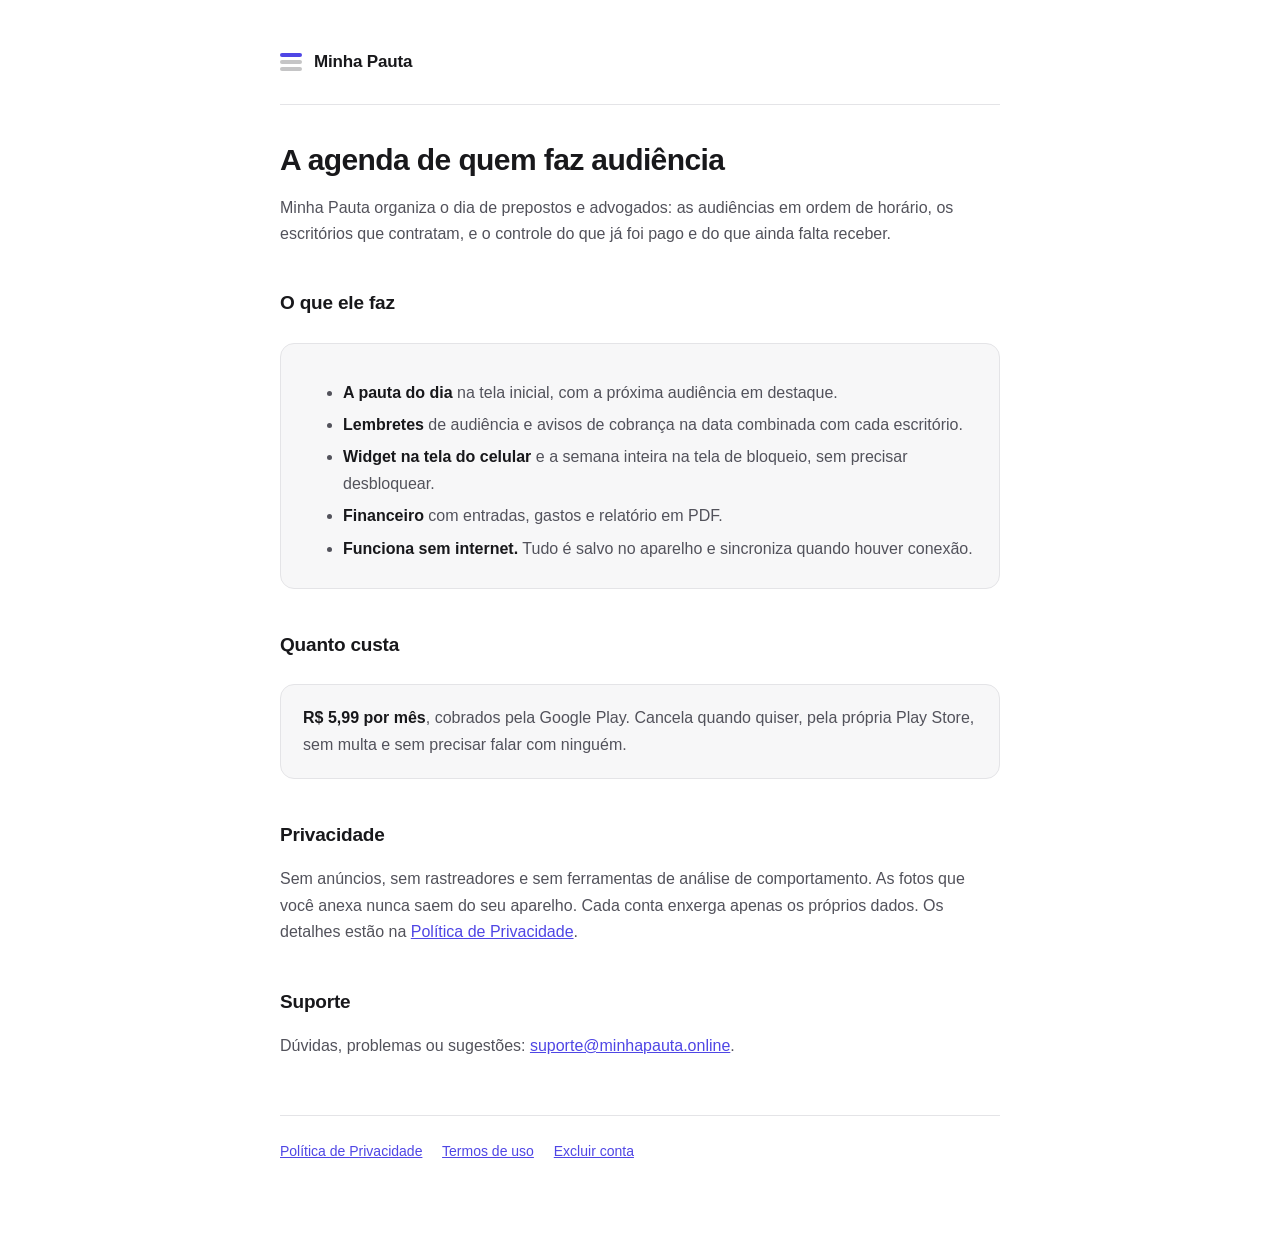
<file: index.html>
<!doctype html>
<html lang="pt-BR">
<head>
<meta charset="utf-8">
<meta name="viewport" content="width=device-width, initial-scale=1">
<title>Minha Pauta — a agenda de quem faz audiência</title>
<meta name="description" content="Agenda para prepostos e advogados: audiências do dia, escritórios contratantes, controle do que foi pago e do que falta receber.">
<link rel="stylesheet" href="estilo.css">
</head>
<body>
<div class="pagina">

<header class="marca">
  <span class="simbolo" aria-hidden="true">
    <span class="ativa"></span><span></span><span></span>
  </span>
  <span class="nome">Minha Pauta</span>
</header>

<h1>A agenda de quem faz audiência</h1>
<p>
  Minha Pauta organiza o dia de prepostos e advogados: as audiências em
  ordem de horário, os escritórios que contratam, e o controle do que já
  foi pago e do que ainda falta receber.
</p>

<h2>O que ele faz</h2>
<div class="cartao">
  <ul>
    <li>
      <strong>A pauta do dia</strong> na tela inicial, com a próxima
      audiência em destaque.
    </li>
    <li>
      <strong>Lembretes</strong> de audiência e avisos de cobrança na
      data combinada com cada escritório.
    </li>
    <li>
      <strong>Widget na tela do celular</strong> e a semana inteira na
      tela de bloqueio, sem precisar desbloquear.
    </li>
    <li>
      <strong>Financeiro</strong> com entradas, gastos e relatório em
      PDF.
    </li>
    <li>
      <strong>Funciona sem internet.</strong> Tudo é salvo no aparelho e
      sincroniza quando houver conexão.
    </li>
  </ul>
</div>

<h2>Quanto custa</h2>
<div class="cartao">
  <p>
    <strong>R$ 5,99 por mês</strong>, cobrados pela Google Play. Cancela
    quando quiser, pela própria Play Store, sem multa e sem precisar
    falar com ninguém.
  </p>
</div>

<h2>Privacidade</h2>
<p>
  Sem anúncios, sem rastreadores e sem ferramentas de análise de
  comportamento. As fotos que você anexa nunca saem do seu aparelho.
  Cada conta enxerga apenas os próprios dados. Os detalhes estão na
  <a href="privacidade.html">Política de Privacidade</a>.
</p>

<h2>Suporte</h2>
<p>
  Dúvidas, problemas ou sugestões:
  <a href="mailto:suporte@minhapauta.online">suporte@minhapauta.online</a>.
</p>

<footer>
  <a href="privacidade.html">Política de Privacidade</a>
  <a href="termos.html">Termos de uso</a>
  <a href="excluir-conta.html">Excluir conta</a>
</footer>

</div>
</body>
</html>
</file>
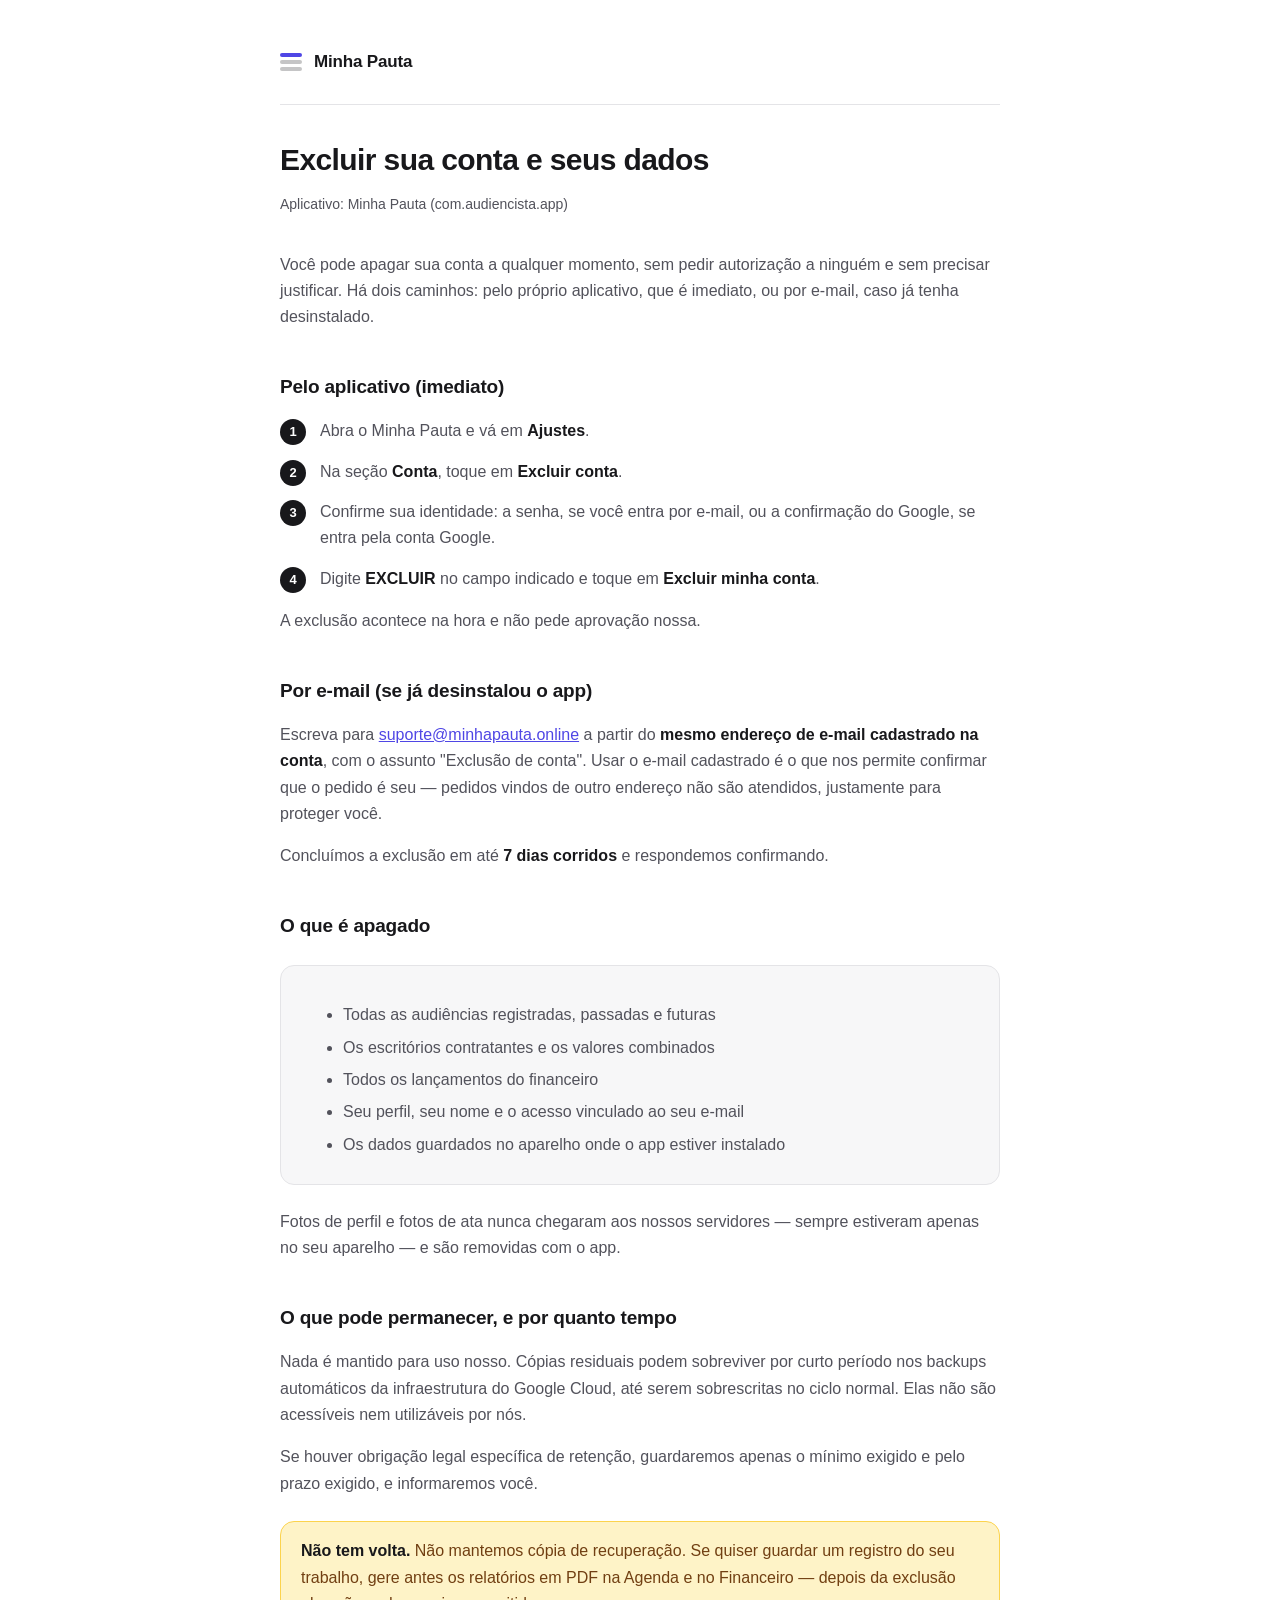
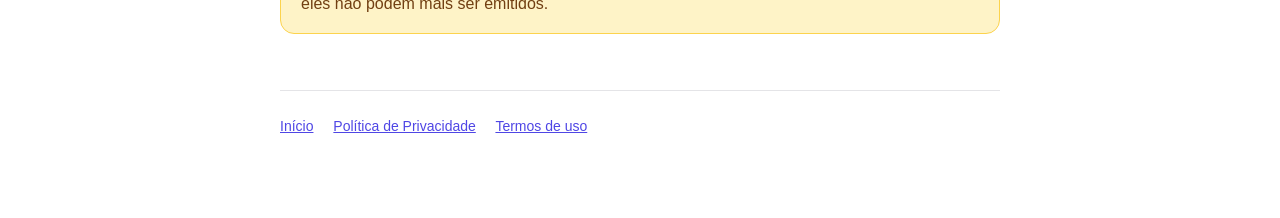
<file: excluir-conta.html>
<!doctype html>
<html lang="pt-BR">
<head>
<meta charset="utf-8">
<meta name="viewport" content="width=device-width, initial-scale=1">
<title>Excluir conta — Minha Pauta</title>
<link rel="stylesheet" href="estilo.css">
</head>
<body>
<div class="pagina">

<header class="marca">
  <span class="simbolo" aria-hidden="true">
    <span class="ativa"></span><span></span><span></span>
  </span>
  <span class="nome">Minha Pauta</span>
</header>

<h1>Excluir sua conta e seus dados</h1>
<p class="data">Aplicativo: Minha Pauta (com.audiencista.app)</p>

<p>
  Você pode apagar sua conta a qualquer momento, sem pedir autorização a
  ninguém e sem precisar justificar. Há dois caminhos: pelo próprio
  aplicativo, que é imediato, ou por e-mail, caso já tenha desinstalado.
</p>

<h2>Pelo aplicativo (imediato)</h2>
<ol class="passos">
  <li>Abra o Minha Pauta e vá em <strong>Ajustes</strong>.</li>
  <li>Na seção <strong>Conta</strong>, toque em <strong>Excluir conta</strong>.</li>
  <li>
    Confirme sua identidade: a senha, se você entra por e-mail, ou a
    confirmação do Google, se entra pela conta Google.
  </li>
  <li>
    Digite <strong>EXCLUIR</strong> no campo indicado e toque em
    <strong>Excluir minha conta</strong>.
  </li>
</ol>
<p>
  A exclusão acontece na hora e não pede aprovação nossa.
</p>

<h2>Por e-mail (se já desinstalou o app)</h2>
<p>
  Escreva para
  <a href="mailto:suporte@minhapauta.online?subject=Exclus%C3%A3o%20de%20conta">suporte@minhapauta.online</a>
  a partir do <strong>mesmo endereço de e-mail cadastrado na conta</strong>,
  com o assunto "Exclusão de conta". Usar o e-mail cadastrado é o que
  nos permite confirmar que o pedido é seu — pedidos vindos de outro
  endereço não são atendidos, justamente para proteger você.
</p>
<p>
  Concluímos a exclusão em até <strong>7 dias corridos</strong> e
  respondemos confirmando.
</p>

<h2>O que é apagado</h2>
<div class="cartao">
  <ul>
    <li>Todas as audiências registradas, passadas e futuras</li>
    <li>Os escritórios contratantes e os valores combinados</li>
    <li>Todos os lançamentos do financeiro</li>
    <li>Seu perfil, seu nome e o acesso vinculado ao seu e-mail</li>
    <li>Os dados guardados no aparelho onde o app estiver instalado</li>
  </ul>
</div>
<p>
  Fotos de perfil e fotos de ata nunca chegaram aos nossos servidores —
  sempre estiveram apenas no seu aparelho — e são removidas com o app.
</p>

<h2>O que pode permanecer, e por quanto tempo</h2>
<p>
  Nada é mantido para uso nosso. Cópias residuais podem sobreviver por
  curto período nos backups automáticos da infraestrutura do Google
  Cloud, até serem sobrescritas no ciclo normal. Elas não são acessíveis
  nem utilizáveis por nós.
</p>
<p>
  Se houver obrigação legal específica de retenção, guardaremos apenas o
  mínimo exigido e pelo prazo exigido, e informaremos você.
</p>

<div class="aviso">
  <p>
    <strong>Não tem volta.</strong> Não mantemos cópia de recuperação. Se
    quiser guardar um registro do seu trabalho, gere antes os relatórios
    em PDF na Agenda e no Financeiro — depois da exclusão eles não podem
    mais ser emitidos.
  </p>
</div>

<footer>
  <a href="index.html">Início</a>
  <a href="privacidade.html">Política de Privacidade</a>
  <a href="termos.html">Termos de uso</a>
</footer>

</div>
</body>
</html>
</file>
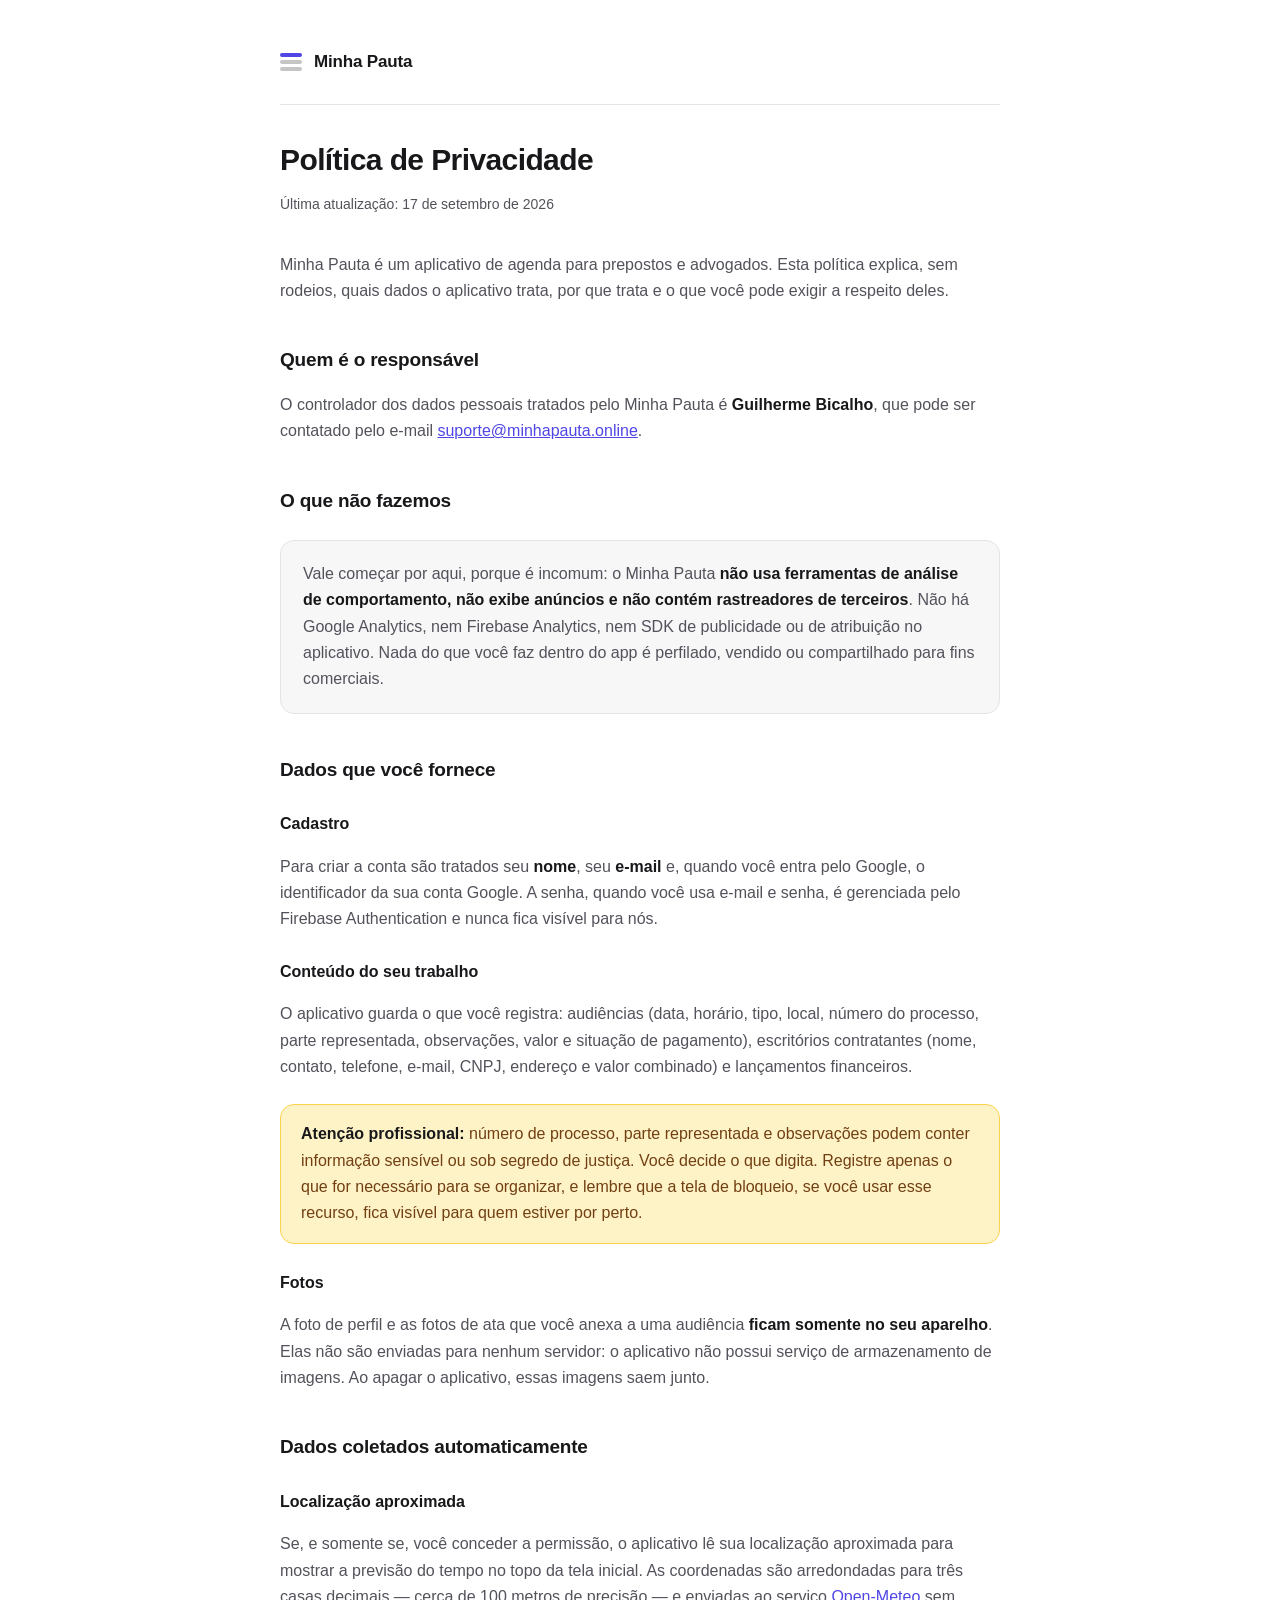
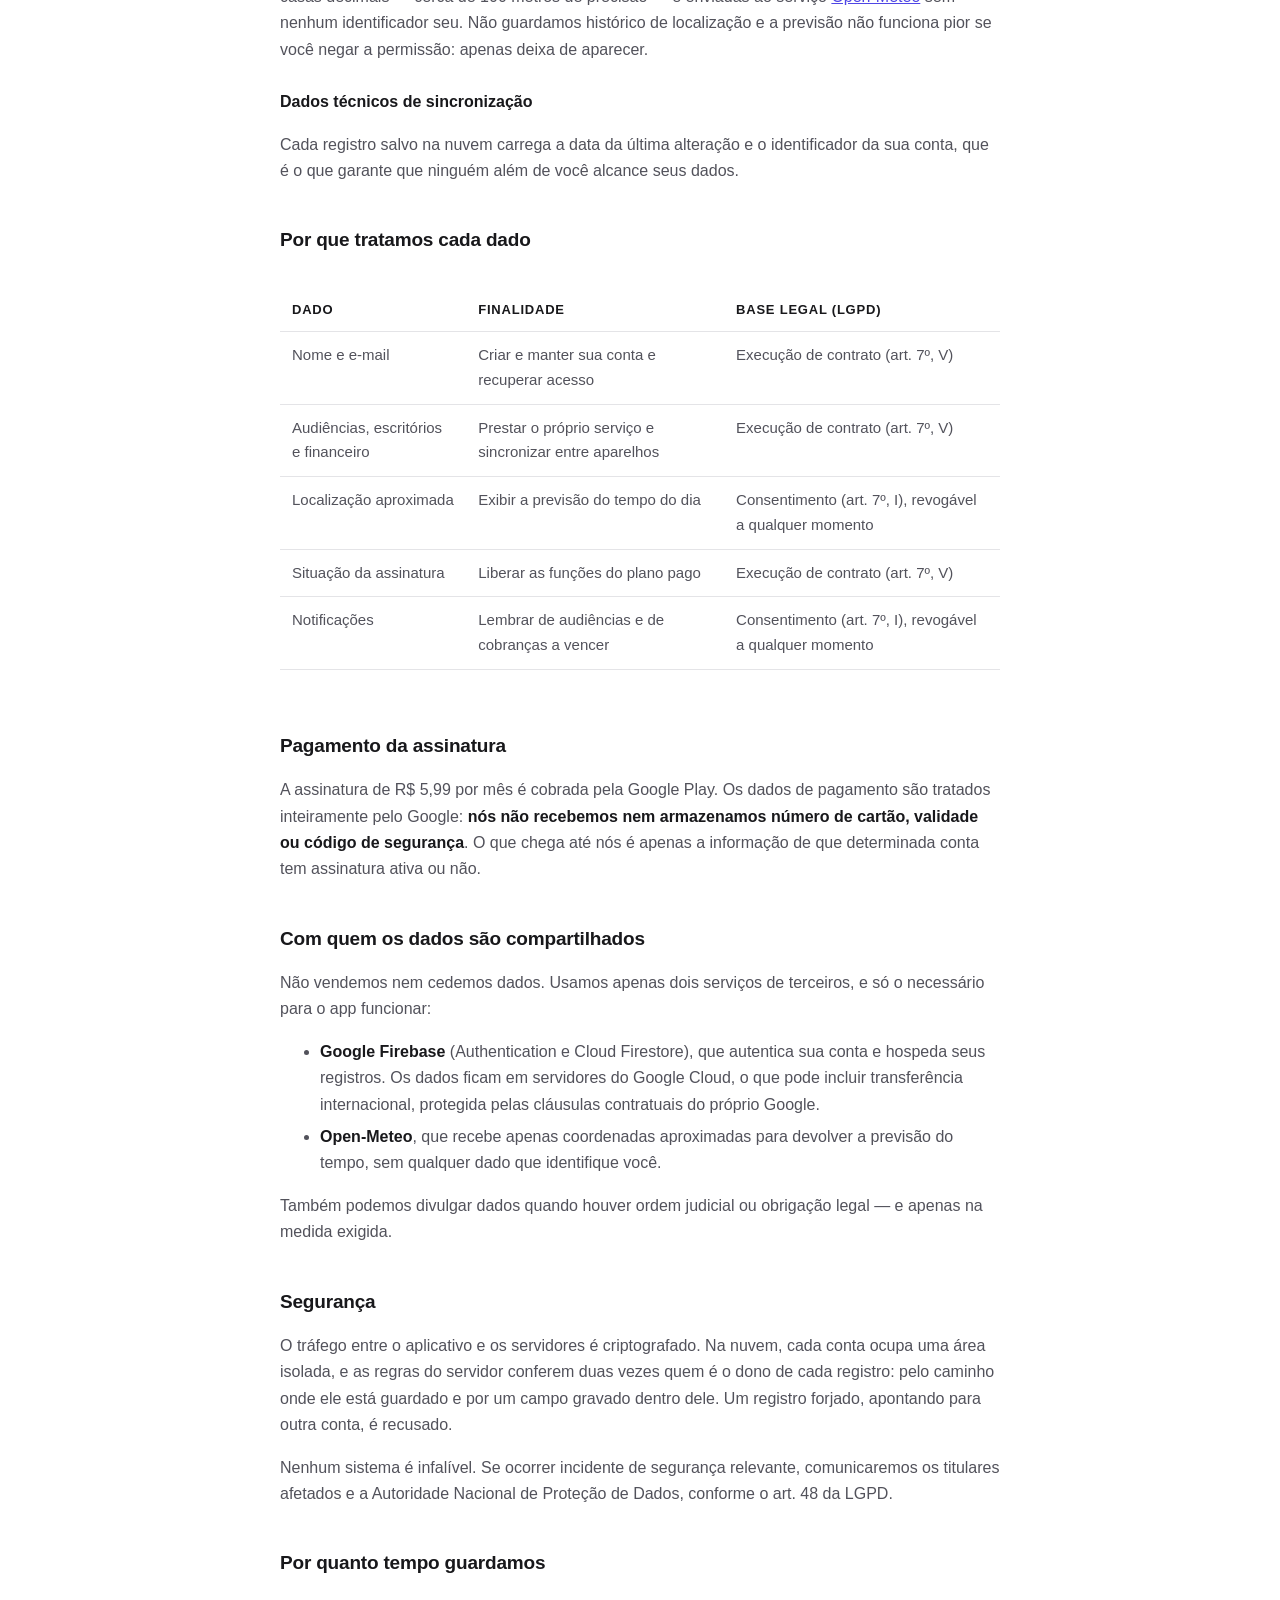
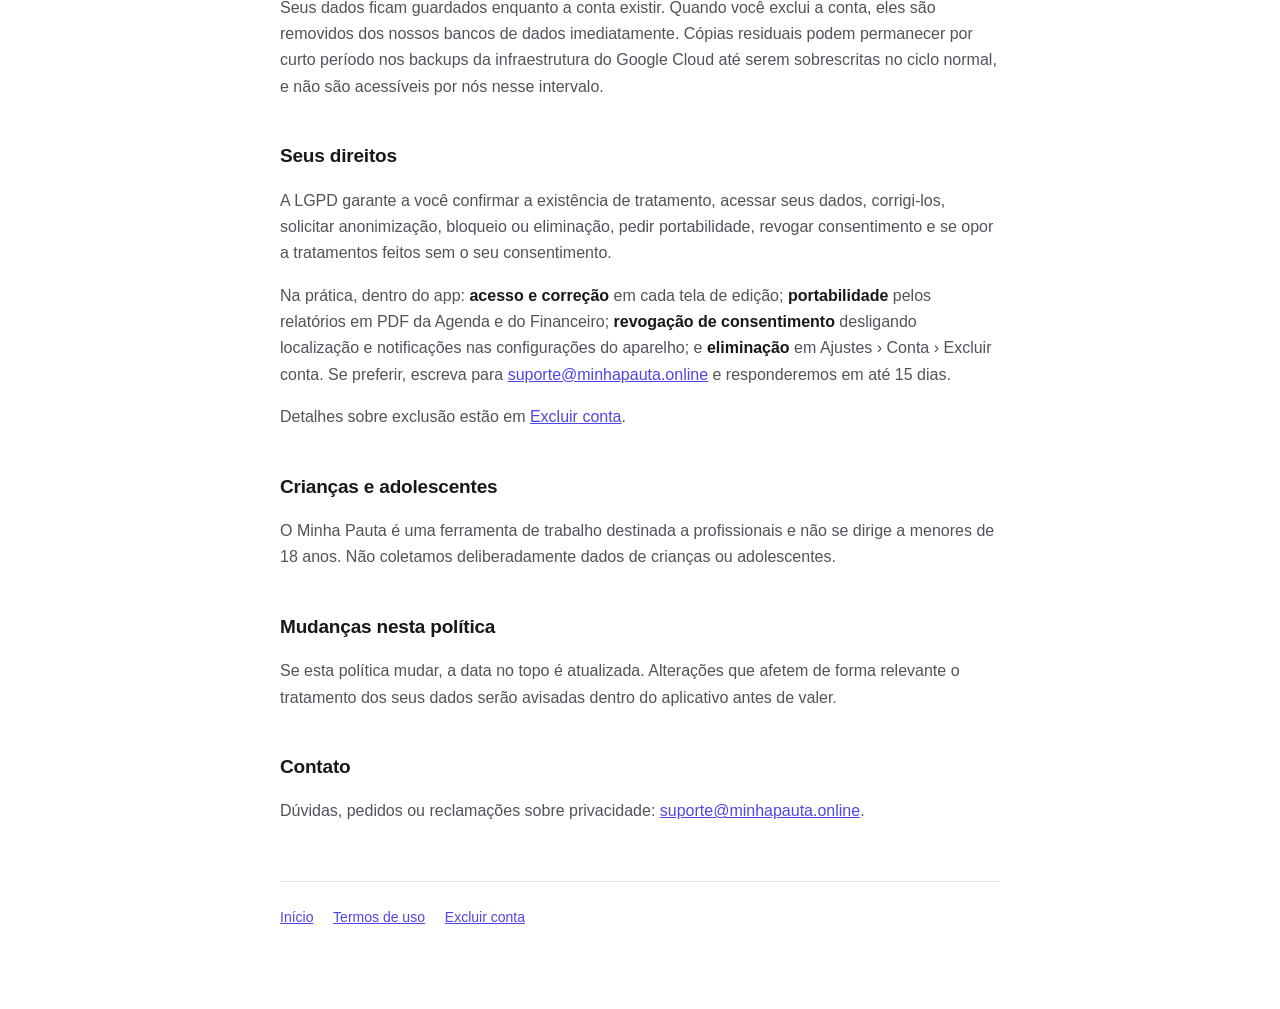
<file: privacidade.html>
<!doctype html>
<html lang="pt-BR">
<head>
<meta charset="utf-8">
<meta name="viewport" content="width=device-width, initial-scale=1">
<title>Política de Privacidade — Minha Pauta</title>
<link rel="stylesheet" href="estilo.css">
</head>
<body>
<div class="pagina">

<header class="marca">
  <span class="simbolo" aria-hidden="true">
    <span class="ativa"></span><span></span><span></span>
  </span>
  <span class="nome">Minha Pauta</span>
</header>

<h1>Política de Privacidade</h1>
<p class="data">Última atualização: 17 de setembro de 2026</p>

<p>
  Minha Pauta é um aplicativo de agenda para prepostos e advogados. Esta
  política explica, sem rodeios, quais dados o aplicativo trata, por que
  trata e o que você pode exigir a respeito deles.
</p>

<h2>Quem é o responsável</h2>
<p>
  O controlador dos dados pessoais tratados pelo Minha Pauta é
  <strong>Guilherme Bicalho</strong>, que pode ser contatado pelo e-mail
  <a href="mailto:suporte@minhapauta.online">suporte@minhapauta.online</a>.
</p>

<h2>O que não fazemos</h2>
<div class="cartao">
  <p>
    Vale começar por aqui, porque é incomum: o Minha Pauta
    <strong>não usa ferramentas de análise de comportamento, não exibe
    anúncios e não contém rastreadores de terceiros</strong>. Não há
    Google Analytics, nem Firebase Analytics, nem SDK de publicidade ou
    de atribuição no aplicativo. Nada do que você faz dentro do app é
    perfilado, vendido ou compartilhado para fins comerciais.
  </p>
</div>

<h2>Dados que você fornece</h2>

<h3>Cadastro</h3>
<p>
  Para criar a conta são tratados seu <strong>nome</strong>, seu
  <strong>e-mail</strong> e, quando você entra pelo Google, o
  identificador da sua conta Google. A senha, quando você usa e-mail e
  senha, é gerenciada pelo Firebase Authentication e nunca fica visível
  para nós.
</p>

<h3>Conteúdo do seu trabalho</h3>
<p>
  O aplicativo guarda o que você registra: audiências (data, horário,
  tipo, local, número do processo, parte representada, observações,
  valor e situação de pagamento), escritórios contratantes (nome,
  contato, telefone, e-mail, CNPJ, endereço e valor combinado) e
  lançamentos financeiros.
</p>

<div class="aviso">
  <p>
    <strong>Atenção profissional:</strong> número de processo, parte
    representada e observações podem conter informação sensível ou sob
    segredo de justiça. Você decide o que digita. Registre apenas o que
    for necessário para se organizar, e lembre que a tela de bloqueio,
    se você usar esse recurso, fica visível para quem estiver por perto.
  </p>
</div>

<h3>Fotos</h3>
<p>
  A foto de perfil e as fotos de ata que você anexa a uma audiência
  <strong>ficam somente no seu aparelho</strong>. Elas não são enviadas
  para nenhum servidor: o aplicativo não possui serviço de armazenamento
  de imagens. Ao apagar o aplicativo, essas imagens saem junto.
</p>

<h2>Dados coletados automaticamente</h2>

<h3>Localização aproximada</h3>
<p>
  Se, e somente se, você conceder a permissão, o aplicativo lê sua
  localização aproximada para mostrar a previsão do tempo no topo da
  tela inicial. As coordenadas são arredondadas para três casas decimais
  — cerca de 100 metros de precisão — e enviadas ao serviço
  <a href="https://open-meteo.com/" rel="noopener">Open-Meteo</a> sem
  nenhum identificador seu. Não guardamos histórico de localização e a
  previsão não funciona pior se você negar a permissão: apenas deixa de
  aparecer.
</p>

<h3>Dados técnicos de sincronização</h3>
<p>
  Cada registro salvo na nuvem carrega a data da última alteração e o
  identificador da sua conta, que é o que garante que ninguém além de
  você alcance seus dados.
</p>

<h2>Por que tratamos cada dado</h2>

<div class="rolagem">
<table>
  <thead>
    <tr><th>Dado</th><th>Finalidade</th><th>Base legal (LGPD)</th></tr>
  </thead>
  <tbody>
    <tr>
      <td>Nome e e-mail</td>
      <td>Criar e manter sua conta e recuperar acesso</td>
      <td>Execução de contrato (art. 7º, V)</td>
    </tr>
    <tr>
      <td>Audiências, escritórios e financeiro</td>
      <td>Prestar o próprio serviço e sincronizar entre aparelhos</td>
      <td>Execução de contrato (art. 7º, V)</td>
    </tr>
    <tr>
      <td>Localização aproximada</td>
      <td>Exibir a previsão do tempo do dia</td>
      <td>Consentimento (art. 7º, I), revogável a qualquer momento</td>
    </tr>
    <tr>
      <td>Situação da assinatura</td>
      <td>Liberar as funções do plano pago</td>
      <td>Execução de contrato (art. 7º, V)</td>
    </tr>
    <tr>
      <td>Notificações</td>
      <td>Lembrar de audiências e de cobranças a vencer</td>
      <td>Consentimento (art. 7º, I), revogável a qualquer momento</td>
    </tr>
  </tbody>
</table>
</div>

<h2>Pagamento da assinatura</h2>
<p>
  A assinatura de R$ 5,99 por mês é cobrada pela Google Play. Os dados
  de pagamento são tratados inteiramente pelo Google: <strong>nós não
  recebemos nem armazenamos número de cartão, validade ou código de
  segurança</strong>. O que chega até nós é apenas a informação de que
  determinada conta tem assinatura ativa ou não.
</p>

<h2>Com quem os dados são compartilhados</h2>
<p>
  Não vendemos nem cedemos dados. Usamos apenas dois serviços de
  terceiros, e só o necessário para o app funcionar:
</p>
<ul>
  <li>
    <strong>Google Firebase</strong> (Authentication e Cloud Firestore),
    que autentica sua conta e hospeda seus registros. Os dados ficam em
    servidores do Google Cloud, o que pode incluir transferência
    internacional, protegida pelas cláusulas contratuais do próprio
    Google.
  </li>
  <li>
    <strong>Open-Meteo</strong>, que recebe apenas coordenadas
    aproximadas para devolver a previsão do tempo, sem qualquer dado que
    identifique você.
  </li>
</ul>
<p>
  Também podemos divulgar dados quando houver ordem judicial ou
  obrigação legal — e apenas na medida exigida.
</p>

<h2>Segurança</h2>
<p>
  O tráfego entre o aplicativo e os servidores é criptografado. Na
  nuvem, cada conta ocupa uma área isolada, e as regras do servidor
  conferem duas vezes quem é o dono de cada registro: pelo caminho onde
  ele está guardado e por um campo gravado dentro dele. Um registro
  forjado, apontando para outra conta, é recusado.
</p>
<p>
  Nenhum sistema é infalível. Se ocorrer incidente de segurança
  relevante, comunicaremos os titulares afetados e a Autoridade Nacional
  de Proteção de Dados, conforme o art. 48 da LGPD.
</p>

<h2>Por quanto tempo guardamos</h2>
<p>
  Seus dados ficam guardados enquanto a conta existir. Quando você
  exclui a conta, eles são removidos dos nossos bancos de dados
  imediatamente. Cópias residuais podem permanecer por curto período nos
  backups da infraestrutura do Google Cloud até serem sobrescritas no
  ciclo normal, e não são acessíveis por nós nesse intervalo.
</p>

<h2>Seus direitos</h2>
<p>
  A LGPD garante a você confirmar a existência de tratamento, acessar
  seus dados, corrigi-los, solicitar anonimização, bloqueio ou
  eliminação, pedir portabilidade, revogar consentimento e se opor a
  tratamentos feitos sem o seu consentimento.
</p>
<p>
  Na prática, dentro do app: <strong>acesso e correção</strong> em cada
  tela de edição; <strong>portabilidade</strong> pelos relatórios em PDF
  da Agenda e do Financeiro; <strong>revogação de consentimento</strong>
  desligando localização e notificações nas configurações do aparelho; e
  <strong>eliminação</strong> em Ajustes › Conta › Excluir conta. Se
  preferir, escreva para
  <a href="mailto:suporte@minhapauta.online">suporte@minhapauta.online</a>
  e responderemos em até 15 dias.
</p>
<p>
  Detalhes sobre exclusão estão em
  <a href="excluir-conta.html">Excluir conta</a>.
</p>

<h2>Crianças e adolescentes</h2>
<p>
  O Minha Pauta é uma ferramenta de trabalho destinada a profissionais e
  não se dirige a menores de 18 anos. Não coletamos deliberadamente
  dados de crianças ou adolescentes.
</p>

<h2>Mudanças nesta política</h2>
<p>
  Se esta política mudar, a data no topo é atualizada. Alterações que
  afetem de forma relevante o tratamento dos seus dados serão avisadas
  dentro do aplicativo antes de valer.
</p>

<h2>Contato</h2>
<p>
  Dúvidas, pedidos ou reclamações sobre privacidade:
  <a href="mailto:suporte@minhapauta.online">suporte@minhapauta.online</a>.
</p>

<footer>
  <a href="index.html">Início</a>
  <a href="termos.html">Termos de uso</a>
  <a href="excluir-conta.html">Excluir conta</a>
</footer>

</div>
</body>
</html>
</file>
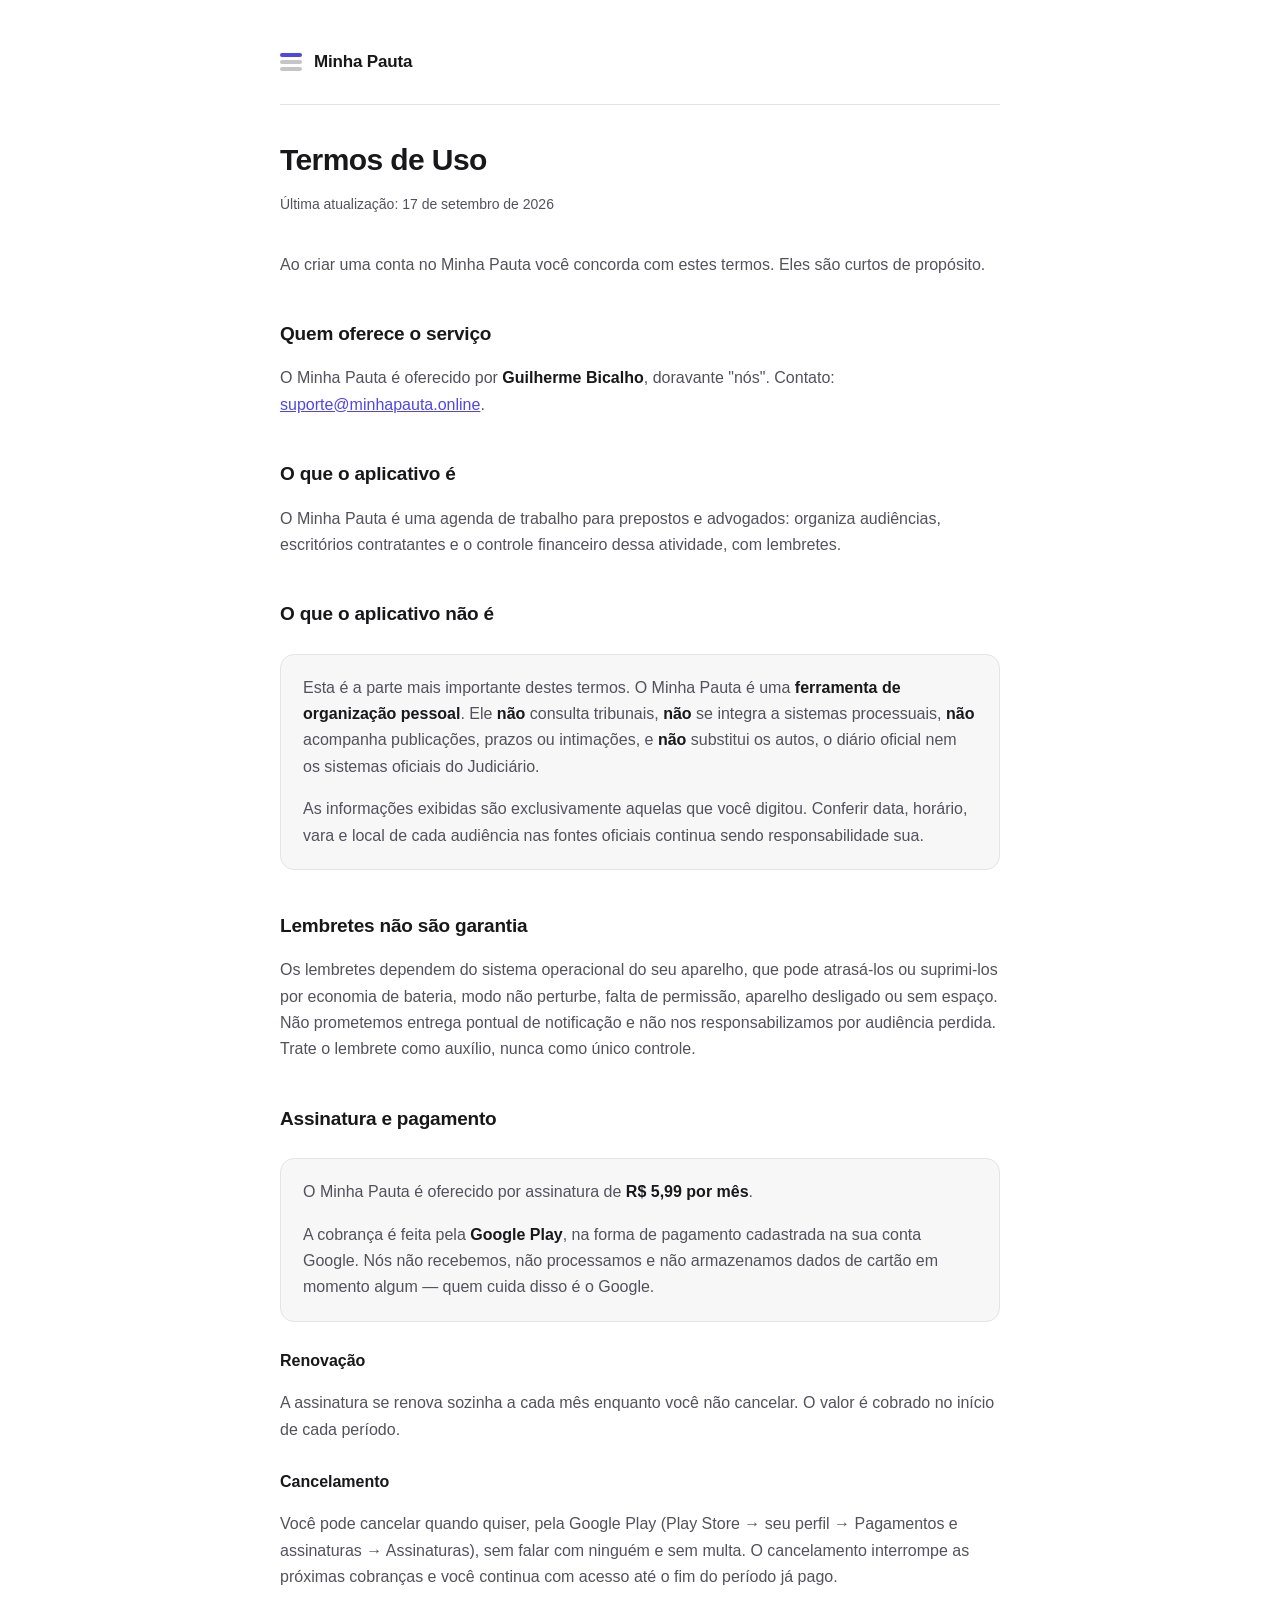
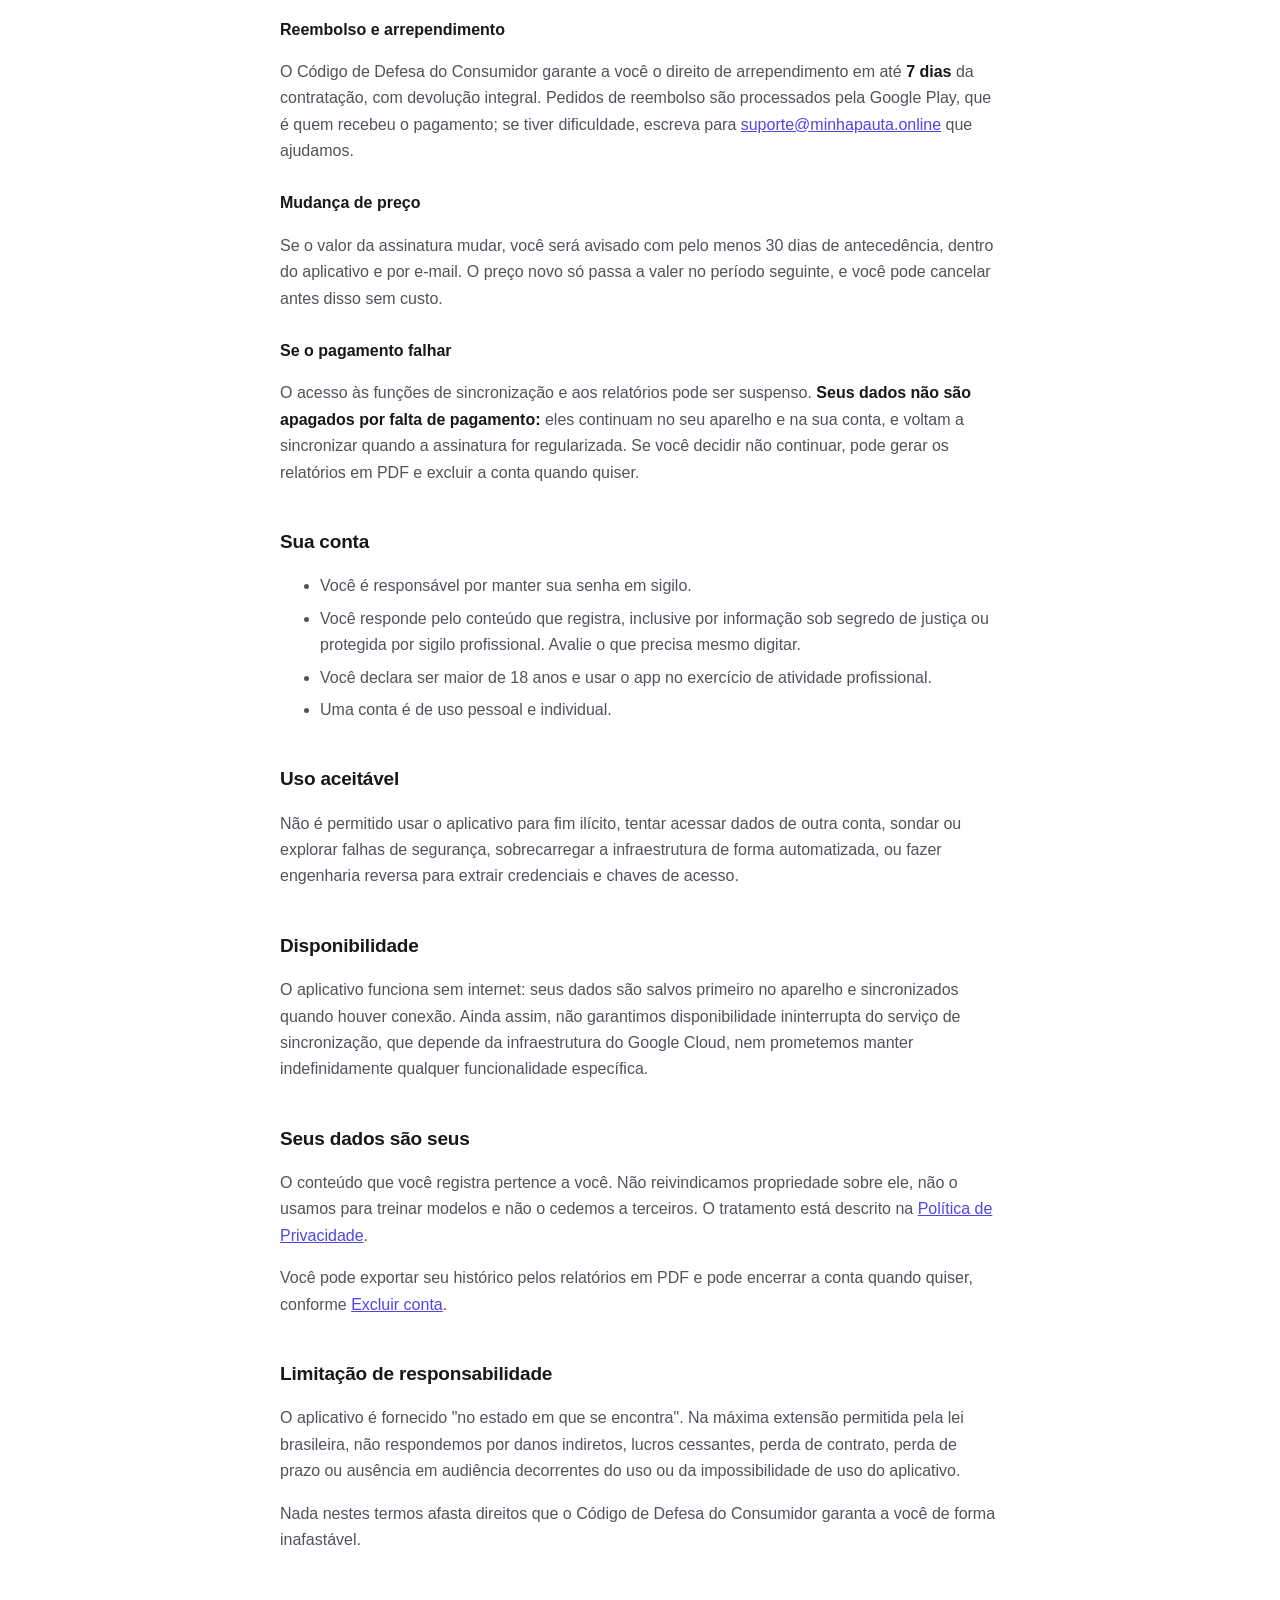
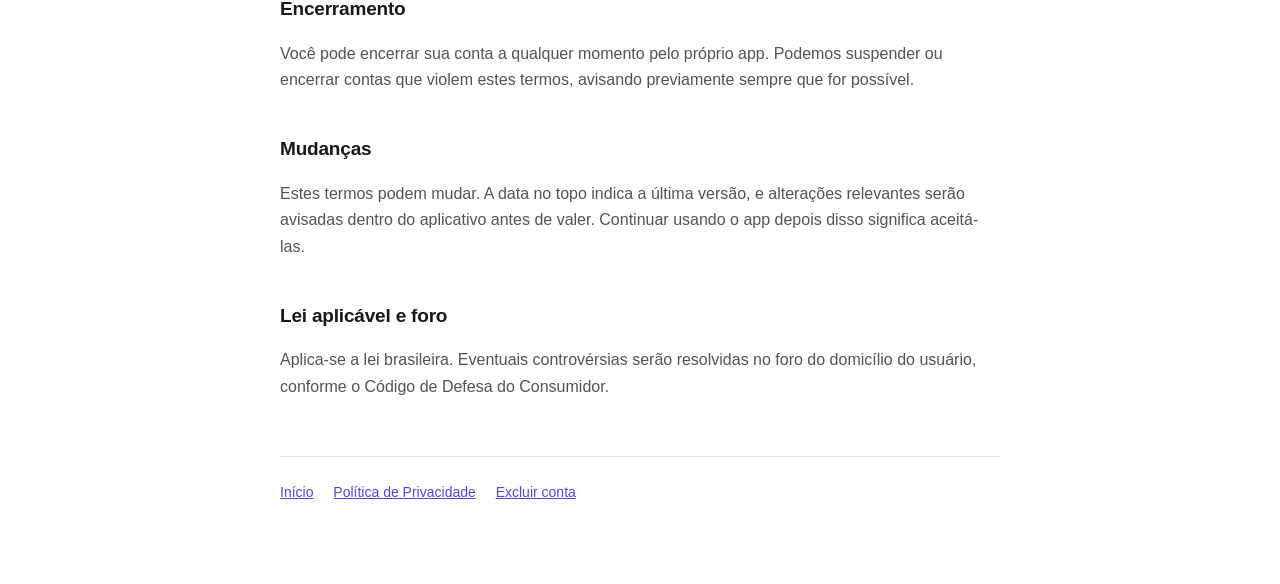
<file: termos.html>
<!doctype html>
<html lang="pt-BR">
<head>
<meta charset="utf-8">
<meta name="viewport" content="width=device-width, initial-scale=1">
<title>Termos de Uso — Minha Pauta</title>
<link rel="stylesheet" href="estilo.css">
</head>
<body>
<div class="pagina">

<header class="marca">
  <span class="simbolo" aria-hidden="true">
    <span class="ativa"></span><span></span><span></span>
  </span>
  <span class="nome">Minha Pauta</span>
</header>

<h1>Termos de Uso</h1>
<p class="data">Última atualização: 17 de setembro de 2026</p>

<p>
  Ao criar uma conta no Minha Pauta você concorda com estes termos. Eles
  são curtos de propósito.
</p>

<h2>Quem oferece o serviço</h2>
<p>
  O Minha Pauta é oferecido por <strong>Guilherme Bicalho</strong>,
  doravante "nós". Contato:
  <a href="mailto:suporte@minhapauta.online">suporte@minhapauta.online</a>.
</p>

<h2>O que o aplicativo é</h2>
<p>
  O Minha Pauta é uma agenda de trabalho para prepostos e advogados:
  organiza audiências, escritórios contratantes e o controle financeiro
  dessa atividade, com lembretes.
</p>

<h2>O que o aplicativo não é</h2>
<div class="cartao">
  <p>
    Esta é a parte mais importante destes termos. O Minha Pauta é uma
    <strong>ferramenta de organização pessoal</strong>. Ele
    <strong>não</strong> consulta tribunais, <strong>não</strong> se
    integra a sistemas processuais, <strong>não</strong> acompanha
    publicações, prazos ou intimações, e <strong>não</strong> substitui
    os autos, o diário oficial nem os sistemas oficiais do Judiciário.
  </p>
  <p>
    As informações exibidas são exclusivamente aquelas que você digitou.
    Conferir data, horário, vara e local de cada audiência nas fontes
    oficiais continua sendo responsabilidade sua.
  </p>
</div>

<h2>Lembretes não são garantia</h2>
<p>
  Os lembretes dependem do sistema operacional do seu aparelho, que pode
  atrasá-los ou suprimi-los por economia de bateria, modo não perturbe,
  falta de permissão, aparelho desligado ou sem espaço. Não prometemos
  entrega pontual de notificação e não nos responsabilizamos por
  audiência perdida. Trate o lembrete como auxílio, nunca como único
  controle.
</p>

<h2>Assinatura e pagamento</h2>
<div class="cartao">
  <p>
    O Minha Pauta é oferecido por assinatura de
    <strong>R$ 5,99 por mês</strong>.
  </p>
  <p>
    A cobrança é feita pela <strong>Google Play</strong>, na forma de
    pagamento cadastrada na sua conta Google. Nós não recebemos, não
    processamos e não armazenamos dados de cartão em momento algum —
    quem cuida disso é o Google.
  </p>
</div>

<h3>Renovação</h3>
<p>
  A assinatura se renova sozinha a cada mês enquanto você não cancelar.
  O valor é cobrado no início de cada período.
</p>

<h3>Cancelamento</h3>
<p>
  Você pode cancelar quando quiser, pela Google Play (Play Store → seu
  perfil → Pagamentos e assinaturas → Assinaturas), sem falar com
  ninguém e sem multa. O cancelamento interrompe as próximas cobranças e
  você continua com acesso até o fim do período já pago.
</p>

<h3>Reembolso e arrependimento</h3>
<p>
  O Código de Defesa do Consumidor garante a você o direito de
  arrependimento em até <strong>7 dias</strong> da contratação, com
  devolução integral. Pedidos de reembolso são processados pela Google
  Play, que é quem recebeu o pagamento; se tiver dificuldade, escreva
  para
  <a href="mailto:suporte@minhapauta.online">suporte@minhapauta.online</a>
  que ajudamos.
</p>

<h3>Mudança de preço</h3>
<p>
  Se o valor da assinatura mudar, você será avisado com pelo menos 30
  dias de antecedência, dentro do aplicativo e por e-mail. O preço novo
  só passa a valer no período seguinte, e você pode cancelar antes
  disso sem custo.
</p>

<h3>Se o pagamento falhar</h3>
<p>
  O acesso às funções de sincronização e aos relatórios pode ser
  suspenso. <strong>Seus dados não são apagados por falta de
  pagamento:</strong> eles continuam no seu aparelho e na sua conta, e
  voltam a sincronizar quando a assinatura for regularizada. Se você
  decidir não continuar, pode gerar os relatórios em PDF e excluir a
  conta quando quiser.
</p>

<h2>Sua conta</h2>
<ul>
  <li>Você é responsável por manter sua senha em sigilo.</li>
  <li>
    Você responde pelo conteúdo que registra, inclusive por informação
    sob segredo de justiça ou protegida por sigilo profissional. Avalie o
    que precisa mesmo digitar.
  </li>
  <li>
    Você declara ser maior de 18 anos e usar o app no exercício de
    atividade profissional.
  </li>
  <li>Uma conta é de uso pessoal e individual.</li>
</ul>

<h2>Uso aceitável</h2>
<p>
  Não é permitido usar o aplicativo para fim ilícito, tentar acessar
  dados de outra conta, sondar ou explorar falhas de segurança,
  sobrecarregar a infraestrutura de forma automatizada, ou fazer
  engenharia reversa para extrair credenciais e chaves de acesso.
</p>

<h2>Disponibilidade</h2>
<p>
  O aplicativo funciona sem internet: seus dados são salvos primeiro no
  aparelho e sincronizados quando houver conexão. Ainda assim, não
  garantimos disponibilidade ininterrupta do serviço de sincronização,
  que depende da infraestrutura do Google Cloud, nem prometemos manter
  indefinidamente qualquer funcionalidade específica.
</p>

<h2>Seus dados são seus</h2>
<p>
  O conteúdo que você registra pertence a você. Não reivindicamos
  propriedade sobre ele, não o usamos para treinar modelos e não o
  cedemos a terceiros. O tratamento está descrito na
  <a href="privacidade.html">Política de Privacidade</a>.
</p>
<p>
  Você pode exportar seu histórico pelos relatórios em PDF e pode
  encerrar a conta quando quiser, conforme
  <a href="excluir-conta.html">Excluir conta</a>.
</p>

<h2>Limitação de responsabilidade</h2>
<p>
  O aplicativo é fornecido "no estado em que se encontra". Na máxima
  extensão permitida pela lei brasileira, não respondemos por danos
  indiretos, lucros cessantes, perda de contrato, perda de prazo ou
  ausência em audiência decorrentes do uso ou da impossibilidade de uso
  do aplicativo.
</p>
<p>
  Nada nestes termos afasta direitos que o Código de Defesa do Consumidor
  garanta a você de forma inafastável.
</p>

<h2>Encerramento</h2>
<p>
  Você pode encerrar sua conta a qualquer momento pelo próprio app.
  Podemos suspender ou encerrar contas que violem estes termos,
  avisando previamente sempre que for possível.
</p>

<h2>Mudanças</h2>
<p>
  Estes termos podem mudar. A data no topo indica a última versão, e
  alterações relevantes serão avisadas dentro do aplicativo antes de
  valer. Continuar usando o app depois disso significa aceitá-las.
</p>

<h2>Lei aplicável e foro</h2>
<p>
  Aplica-se a lei brasileira. Eventuais controvérsias serão resolvidas
  no foro do domicílio do usuário, conforme o Código de Defesa do
  Consumidor.
</p>

<footer>
  <a href="index.html">Início</a>
  <a href="privacidade.html">Política de Privacidade</a>
  <a href="excluir-conta.html">Excluir conta</a>
</footer>

</div>
</body>
</html>
</file>
<file: estilo.css>
/* Identidade visual das páginas públicas de Minha Pauta.
   Mesma lógica do app: preto e branco com um acento, tipografia do
   sistema, e tudo legível no claro e no escuro. */

:root {
  --fundo: #ffffff;
  --superficie: #f7f7f8;
  --borda: #e4e4e7;
  --texto: #18181b;
  --texto-suave: #52525b;
  --acento: #4f46e5;
  --aviso-fundo: #fef3c7;
  --aviso-borda: #fcd34d;
  --aviso-texto: #713f12;
}

@media (prefers-color-scheme: dark) {
  :root {
    --fundo: #0a0a0b;
    --superficie: #141416;
    --borda: #27272a;
    --texto: #fafafa;
    --texto-suave: #a1a1aa;
    --acento: #818cf8;
    --aviso-fundo: #2a2113;
    --aviso-borda: #5a4620;
    --aviso-texto: #fde68a;
  }
}

* {
  box-sizing: border-box;
}

body {
  margin: 0;
  padding: 0 20px;
  background: var(--fundo);
  color: var(--texto);
  font-family: -apple-system, BlinkMacSystemFont, "Segoe UI", Roboto,
    "Helvetica Neue", Arial, sans-serif;
  font-size: 16px;
  line-height: 1.65;
  -webkit-font-smoothing: antialiased;
}

.pagina {
  max-width: 720px;
  margin: 0 auto;
  padding-block: 48px 80px;
}

header.marca {
  display: flex;
  align-items: center;
  gap: 12px;
  padding-bottom: 28px;
  margin-bottom: 36px;
  border-bottom: 1px solid var(--borda);
}

.marca .simbolo {
  display: flex;
  flex-direction: column;
  gap: 3px;
  width: 22px;
}

.marca .simbolo span {
  display: block;
  height: 4px;
  border-radius: 2px;
  background: var(--texto);
  opacity: 0.25;
}

.marca .simbolo span.ativa {
  opacity: 1;
  background: var(--acento);
}

.marca .nome {
  font-weight: 700;
  font-size: 17px;
  letter-spacing: -0.01em;
}

h1 {
  font-size: 30px;
  line-height: 1.25;
  letter-spacing: -0.02em;
  margin: 0 0 8px;
}

h2 {
  font-size: 19px;
  letter-spacing: -0.01em;
  margin: 40px 0 12px;
}

h3 {
  font-size: 16px;
  margin: 26px 0 8px;
}

p,
li {
  color: var(--texto-suave);
}

li {
  margin-bottom: 6px;
}

strong {
  color: var(--texto);
  font-weight: 600;
}

a {
  color: var(--acento);
}

.data {
  font-size: 14px;
  color: var(--texto-suave);
  margin-bottom: 36px;
}

.cartao {
  background: var(--superficie);
  border: 1px solid var(--borda);
  border-radius: 14px;
  padding: 20px 22px;
  margin: 24px 0;
}

.cartao p:last-child,
.cartao ul:last-child {
  margin-bottom: 0;
}

.cartao p:first-child,
.cartao h3:first-child {
  margin-top: 0;
}

.aviso {
  background: var(--aviso-fundo);
  border: 1px solid var(--aviso-borda);
  border-radius: 14px;
  padding: 16px 20px;
  margin: 24px 0;
}

.aviso p {
  color: var(--aviso-texto);
  margin: 0;
}

table {
  width: 100%;
  border-collapse: collapse;
  margin: 20px 0;
  font-size: 15px;
}

.rolagem {
  overflow-x: auto;
}

th,
td {
  text-align: left;
  padding: 11px 12px;
  border-bottom: 1px solid var(--borda);
  vertical-align: top;
}

th {
  font-weight: 600;
  color: var(--texto);
  font-size: 13px;
  text-transform: uppercase;
  letter-spacing: 0.06em;
}

td {
  color: var(--texto-suave);
}

ol.passos {
  counter-reset: passo;
  list-style: none;
  padding-left: 0;
}

ol.passos li {
  counter-increment: passo;
  position: relative;
  padding-left: 40px;
  margin-bottom: 14px;
}

ol.passos li::before {
  content: counter(passo);
  position: absolute;
  left: 0;
  top: 1px;
  width: 26px;
  height: 26px;
  border-radius: 50%;
  background: var(--texto);
  color: var(--fundo);
  font-size: 13px;
  font-weight: 700;
  display: flex;
  align-items: center;
  justify-content: center;
}

footer {
  margin-top: 56px;
  padding-top: 24px;
  border-top: 1px solid var(--borda);
  font-size: 14px;
  color: var(--texto-suave);
}

footer a {
  margin-right: 16px;
  white-space: nowrap;
}

@media (max-width: 520px) {
  h1 {
    font-size: 25px;
  }
  .pagina {
    padding-block: 32px 60px;
  }
}
</file>
